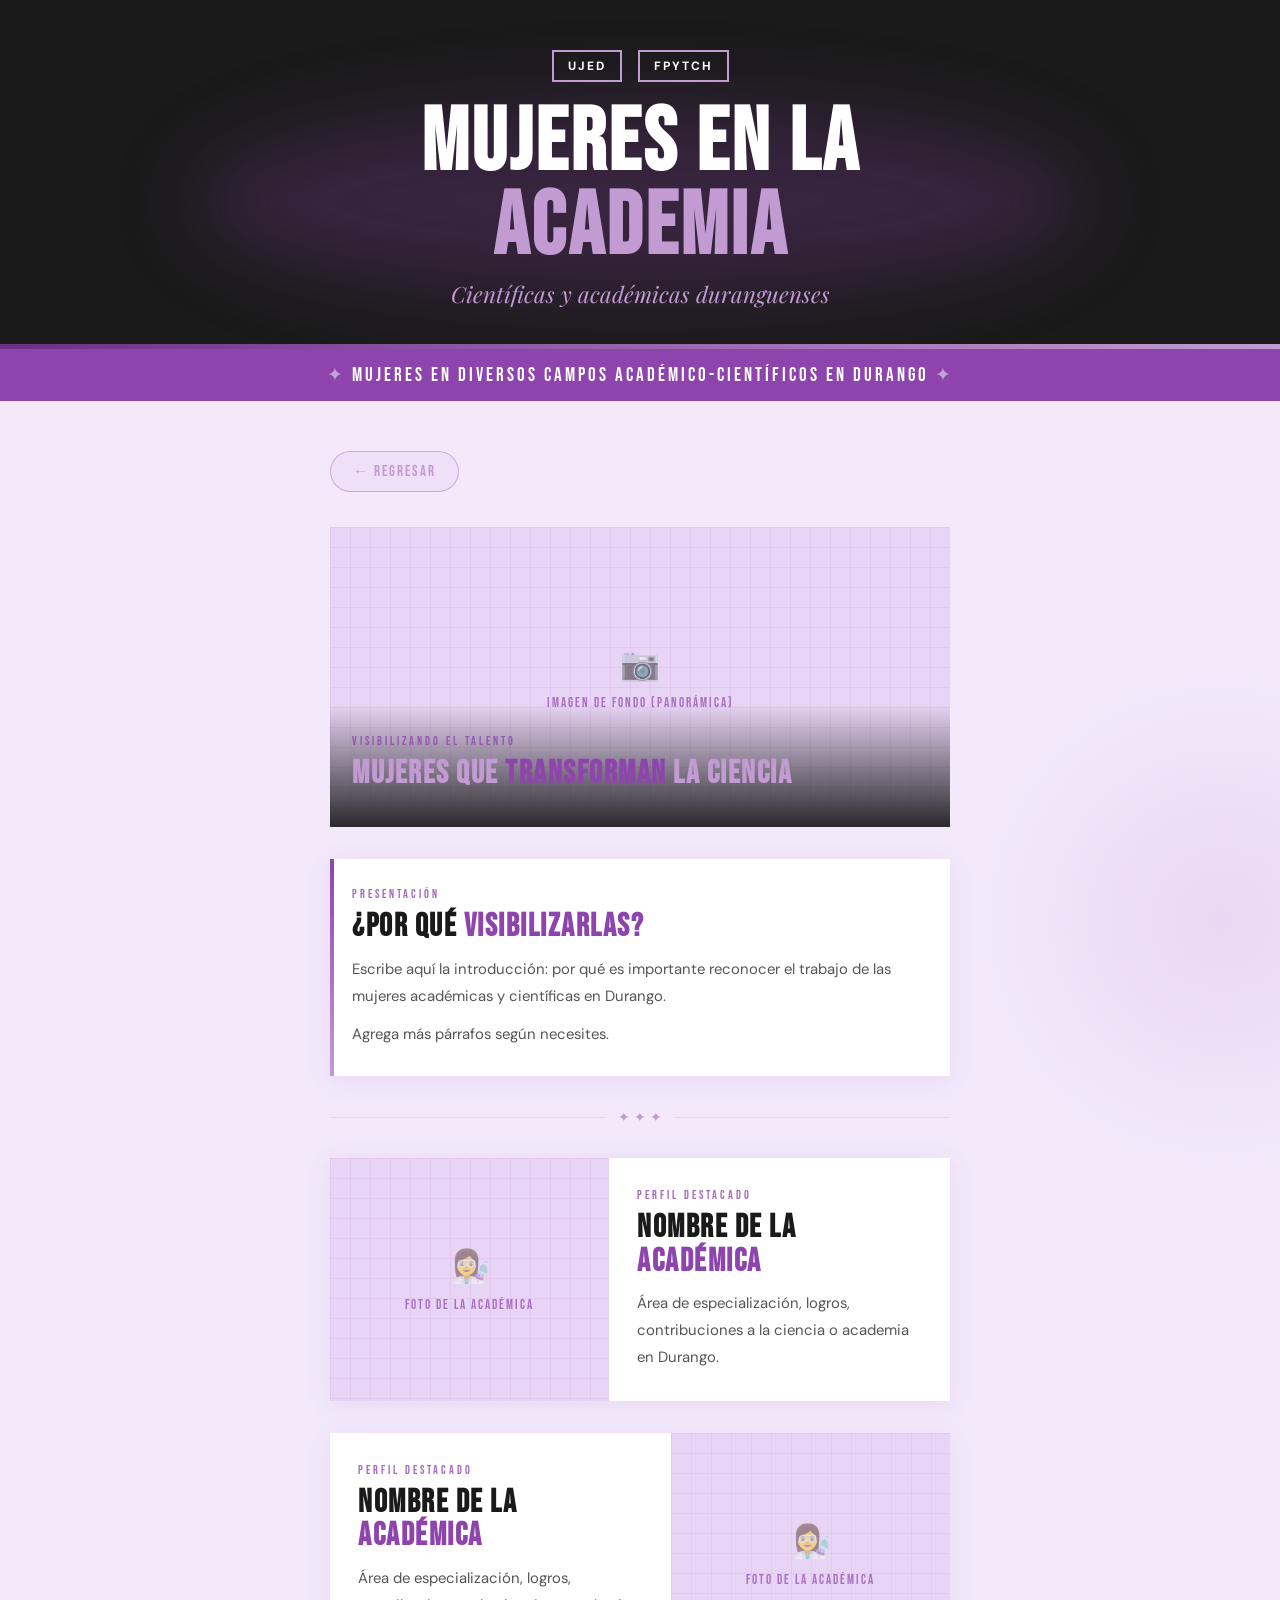
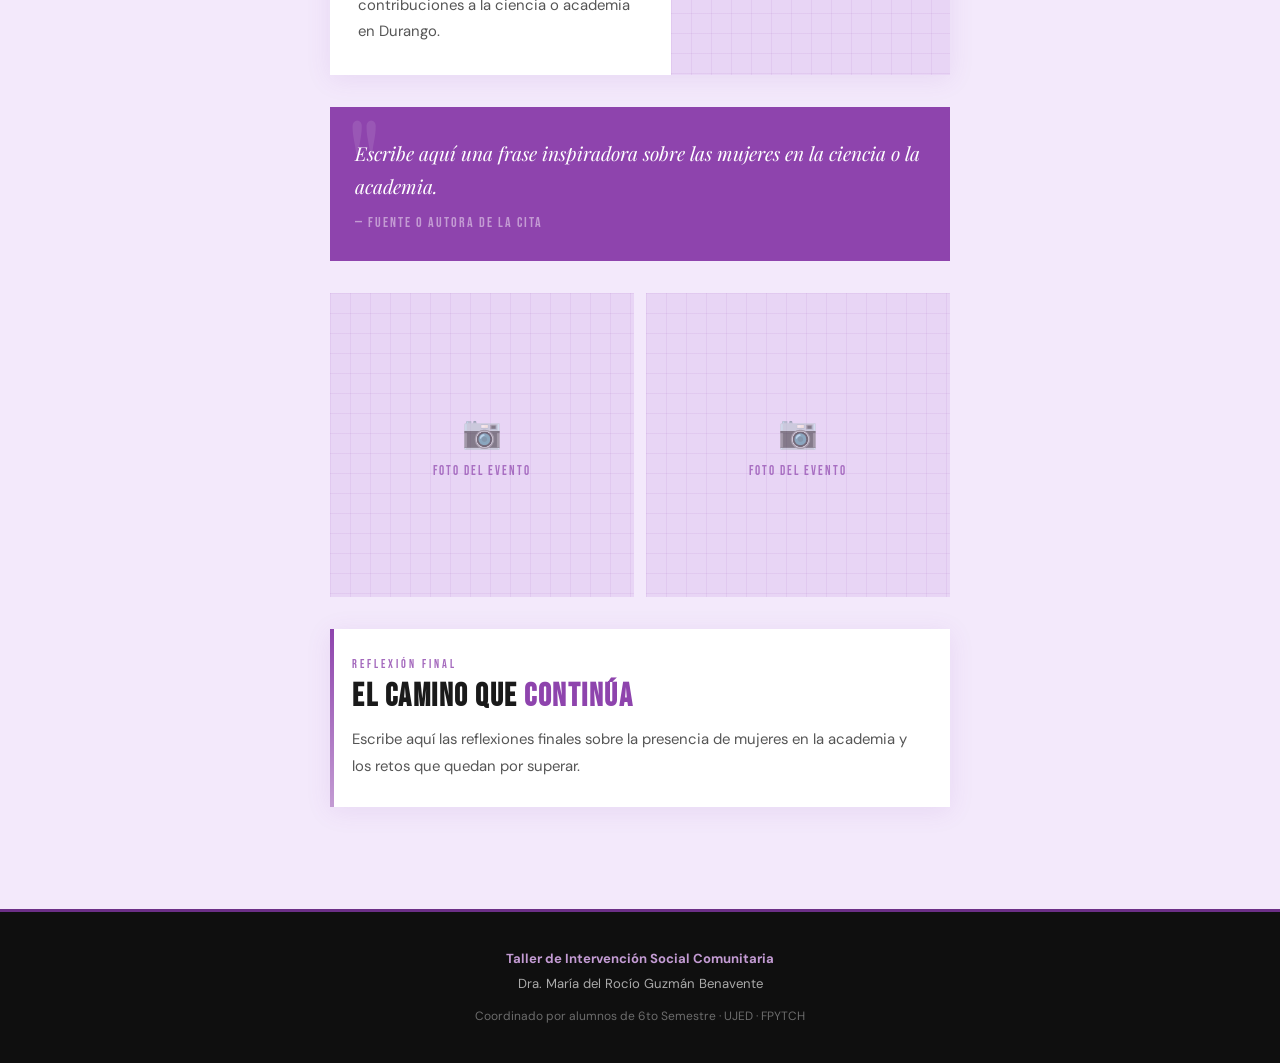
<file: academia.html>
<!DOCTYPE html>
<html lang="es">
<head>
    <meta charset="UTF-8">
    <meta name="viewport" content="width=device-width, initial-scale=1.0">
    <title>Mujeres en la Academia - UJED</title>
    <link rel="stylesheet" href="style.css">
    <link rel="stylesheet" href="interior.css">
</head>
<body>

    <header>
        <div class="header-logos">
            <div class="logo-box">UJED</div>
            <div class="logo-box">FPYTCH</div>
        </div>
        <h1>Mujeres en la<br><span>Academia</span></h1>
        <p class="subtitulo-fecha">Científicas y académicas duranguenses</p>
    </header>

    <div class="info-strip">
        Mujeres en Diversos Campos Académico-Científicos en Durango
    </div>

    <main class="interior-main">

        <a href="index.html" class="btn-back">← Regresar</a>

        <!-- =============================================
             BLOQUE 1: PORTADA con imagen de fondo
             Ideal para foto panorámica o de grupo
             ============================================= -->
        <div class="bloque bloque-portada">
            <div class="img-placeholder">
                <!-- REEMPLAZA CON: <img src="tu-imagen.jpg" alt="descripción"> -->
                <span class="img-placeholder-icon">📷</span>
                <span class="img-placeholder-label">Imagen de fondo (panorámica)</span>
            </div>
            <div class="bloque-overlay">
                <span class="bloque-etiqueta">Visibilizando el Talento</span>
                <h2 class="bloque-titulo">Mujeres que <span>Transforman</span> la Ciencia</h2>
            </div>
        </div>

        <!-- =============================================
             BLOQUE 2: SOLO TEXTO — introducción
             ============================================= -->
        <div class="bloque bloque-texto-solo">
            <span class="bloque-etiqueta">Presentación</span>
            <h2 class="bloque-titulo">¿Por qué <span>Visibilizarlas?</span></h2>
            <div class="bloque-cuerpo">
                <p>Escribe aquí la introducción: por qué es importante reconocer el trabajo de las mujeres académicas y científicas en Durango.</p>
                <p>Agrega más párrafos según necesites.</p>
            </div>
        </div>

        <div class="separador">✦ ✦ ✦</div>

        <!-- =============================================
             BLOQUE 3: PERFIL — imagen + texto lateral
             Repite este bloque para cada académica
             ============================================= -->
        <div class="bloque bloque-lateral">
            <div class="bloque-inner">
                <div class="img-placeholder">
                    <!-- REEMPLAZA CON: <img src="foto-academica.jpg" alt="Nombre"> -->
                    <span class="img-placeholder-icon">👩‍🔬</span>
                    <span class="img-placeholder-label">Foto de la académica</span>
                </div>
                <div class="bloque-texto">
                    <span class="bloque-etiqueta">Perfil Destacado</span>
                    <h2 class="bloque-titulo">Nombre de la <span>Académica</span></h2>
                    <div class="bloque-cuerpo">
                        <p>Área de especialización, logros, contribuciones a la ciencia o academia en Durango.</p>
                    </div>
                </div>
            </div>
        </div>

        <!-- COPIA ESTE BLOQUE PARA CADA ACADÉMICA ADICIONAL -->
        <div class="bloque bloque-lateral invertido">
            <div class="bloque-inner">
                <div class="img-placeholder">
                    <span class="img-placeholder-icon">👩‍🔬</span>
                    <span class="img-placeholder-label">Foto de la académica</span>
                </div>
                <div class="bloque-texto">
                    <span class="bloque-etiqueta">Perfil Destacado</span>
                    <h2 class="bloque-titulo">Nombre de la <span>Académica</span></h2>
                    <div class="bloque-cuerpo">
                        <p>Área de especialización, logros, contribuciones a la ciencia o academia en Durango.</p>
                    </div>
                </div>
            </div>
        </div>

        <!-- =============================================
             BLOQUE 4: CITA INSPIRADORA
             ============================================= -->
        <div class="bloque bloque-cita">
            <p>Escribe aquí una frase inspiradora sobre las mujeres en la ciencia o la academia.</p>
            <span class="cita-autor">— Fuente o autora de la cita</span>
        </div>

        <!-- =============================================
             BLOQUE 5: GALERÍA
             Para fotos del evento o de las académicas
             ============================================= -->
        <div class="bloque bloque-galeria">
            <div class="img-placeholder">
                <span class="img-placeholder-icon">📷</span>
                <span class="img-placeholder-label">Foto del evento</span>
            </div>
            <div class="img-placeholder">
                <span class="img-placeholder-icon">📷</span>
                <span class="img-placeholder-label">Foto del evento</span>
            </div>
        </div>

        <!-- =============================================
             BLOQUE 6: TEXTO FINAL
             ============================================= -->
        <div class="bloque bloque-texto-solo">
            <span class="bloque-etiqueta">Reflexión Final</span>
            <h2 class="bloque-titulo">El Camino que <span>Continúa</span></h2>
            <div class="bloque-cuerpo">
                <p>Escribe aquí las reflexiones finales sobre la presencia de mujeres en la academia y los retos que quedan por superar.</p>
            </div>
        </div>

    </main>

    <footer>
        <p><strong>Taller de Intervención Social Comunitaria</strong></p>
        <p>Dra. María del Rocío Guzmán Benavente</p>
        <p style="margin-top:8px; font-size:0.75rem; opacity:0.6;">
            Coordinado por alumnos de 6to Semestre · UJED · FPYTCH
        </p>
    </footer>

</body>
</html>
</file>
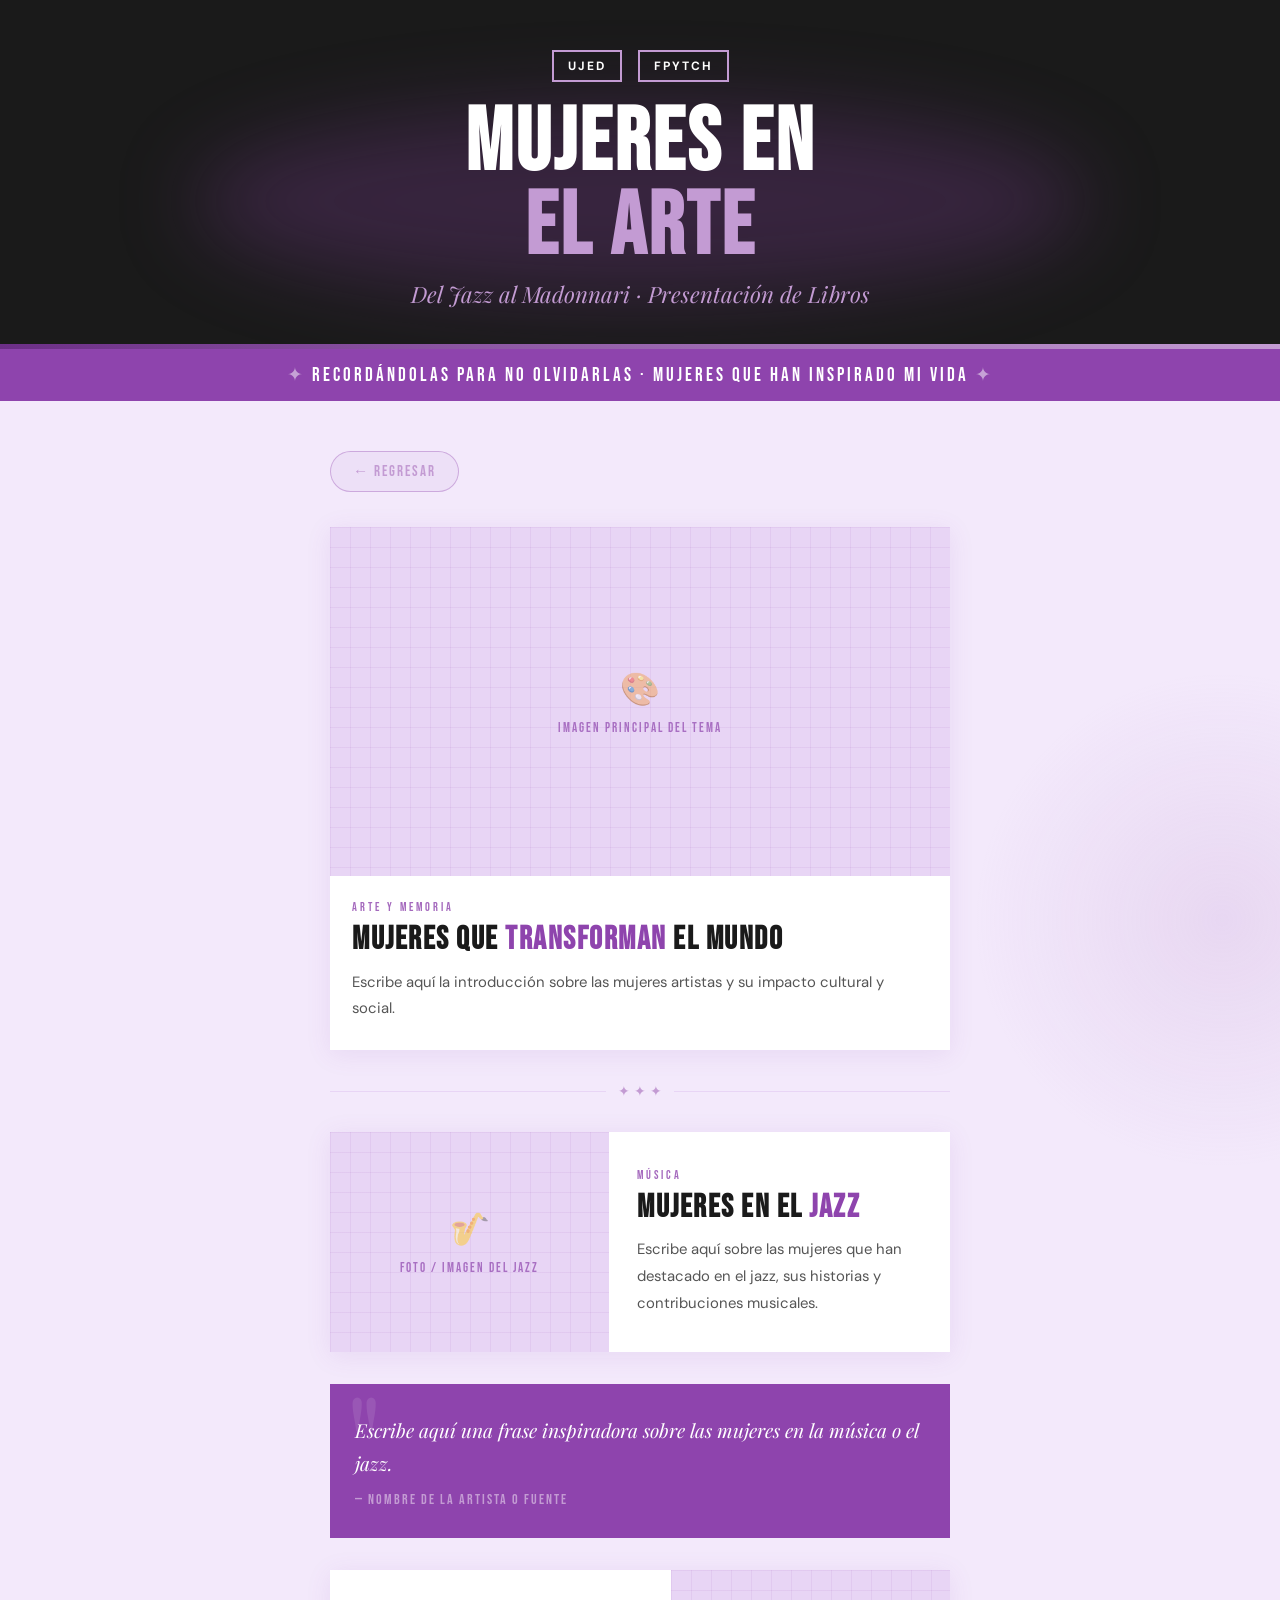
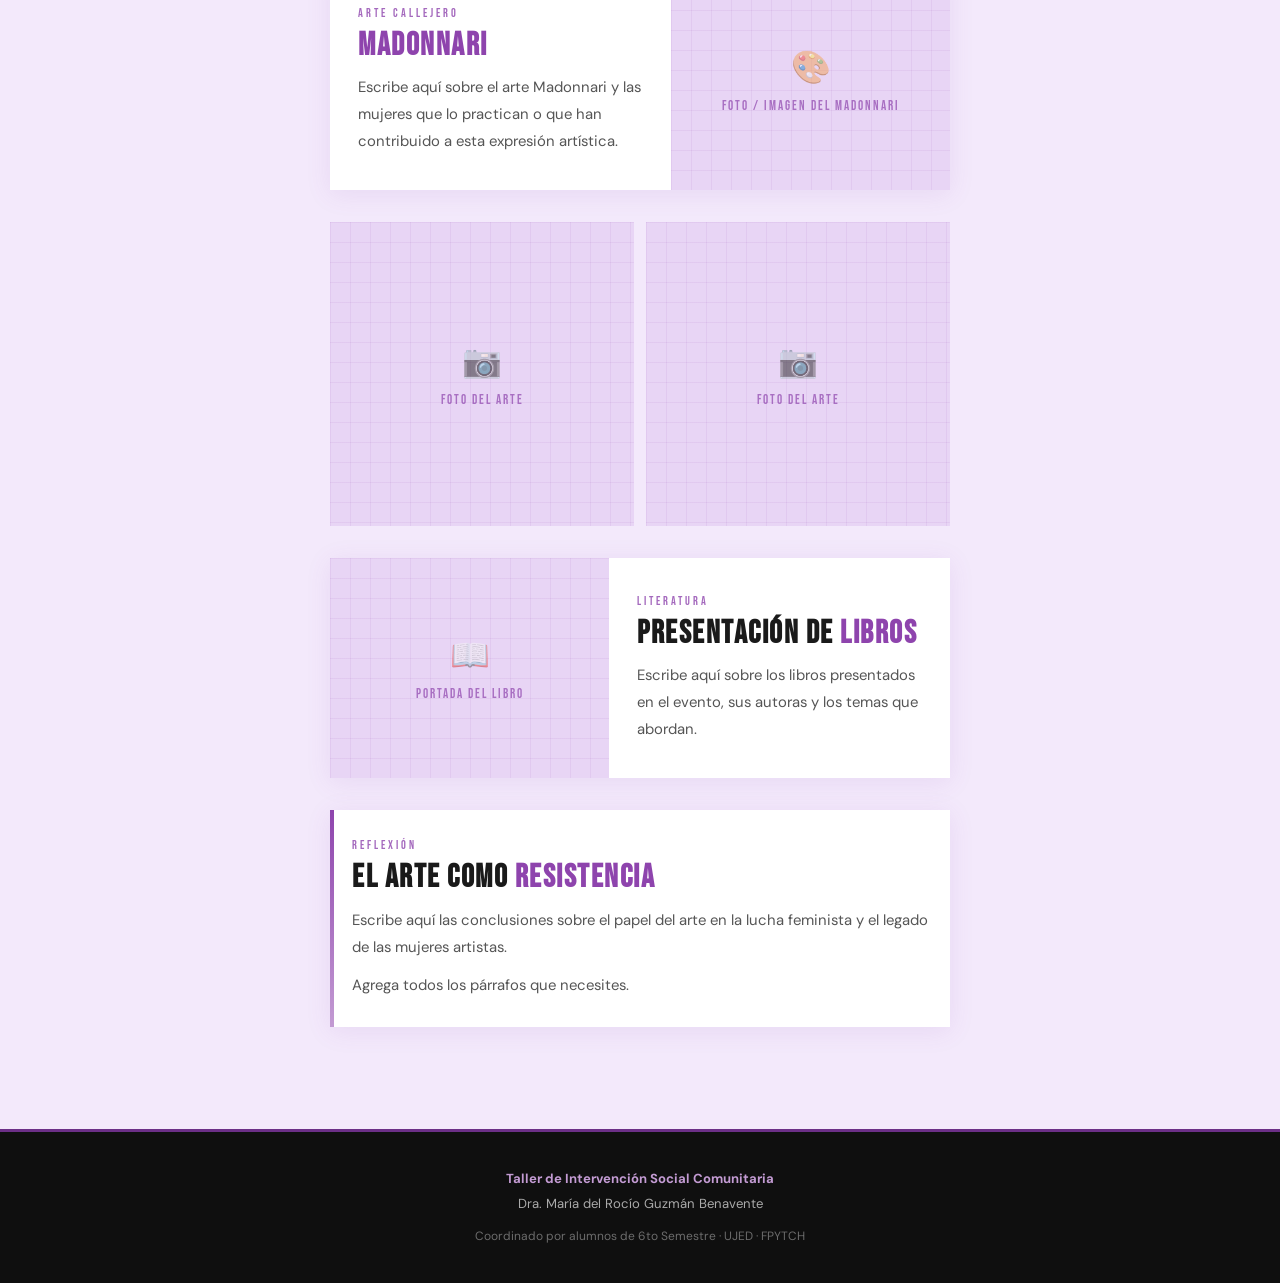
<file: arte.html>
<!DOCTYPE html>
<html lang="es">
<head>
    <meta charset="UTF-8">
    <meta name="viewport" content="width=device-width, initial-scale=1.0">
    <title>Mujeres en el Arte - UJED</title>
    <link rel="stylesheet" href="style.css">
    <link rel="stylesheet" href="interior.css">
</head>
<body>

    <header>
        <div class="header-logos">
            <div class="logo-box">UJED</div>
            <div class="logo-box">FPYTCH</div>
        </div>
        <h1>Mujeres en<br><span>el Arte</span></h1>
        <p class="subtitulo-fecha">Del Jazz al Madonnari · Presentación de Libros</p>
    </header>

    <div class="info-strip">
        Recordándolas Para no Olvidarlas · Mujeres que han Inspirado mi Vida
    </div>

    <main class="interior-main">

        <a href="index.html" class="btn-back">← Regresar</a>

        <!-- =============================================
             BLOQUE 1: HERO — imagen + texto
             Foto principal del tema artístico
             ============================================= -->
        <div class="bloque bloque-hero">
            <div class="img-placeholder">
                <!-- REEMPLAZA CON: <img src="tu-imagen.jpg" alt="descripción"> -->
                <span class="img-placeholder-icon">🎨</span>
                <span class="img-placeholder-label">Imagen principal del tema</span>
            </div>
            <div class="bloque-texto">
                <span class="bloque-etiqueta">Arte y Memoria</span>
                <h2 class="bloque-titulo">Mujeres que <span>Transforman</span> el Mundo</h2>
                <div class="bloque-cuerpo">
                    <p>Escribe aquí la introducción sobre las mujeres artistas y su impacto cultural y social.</p>
                </div>
            </div>
        </div>

        <div class="separador">✦ ✦ ✦</div>

        <!-- =============================================
             BLOQUE 2: JAZZ — imagen lateral + texto
             ============================================= -->
        <div class="bloque bloque-lateral">
            <div class="bloque-inner">
                <div class="img-placeholder">
                    <!-- REEMPLAZA CON: <img src="jazz.jpg" alt="Mujeres en el Jazz"> -->
                    <span class="img-placeholder-icon">🎷</span>
                    <span class="img-placeholder-label">Foto / imagen del Jazz</span>
                </div>
                <div class="bloque-texto">
                    <span class="bloque-etiqueta">Música</span>
                    <h2 class="bloque-titulo">Mujeres en el <span>Jazz</span></h2>
                    <div class="bloque-cuerpo">
                        <p>Escribe aquí sobre las mujeres que han destacado en el jazz, sus historias y contribuciones musicales.</p>
                    </div>
                </div>
            </div>
        </div>

        <!-- =============================================
             BLOQUE 3: CITA MUSICAL
             ============================================= -->
        <div class="bloque bloque-cita">
            <p>Escribe aquí una frase inspiradora sobre las mujeres en la música o el jazz.</p>
            <span class="cita-autor">— Nombre de la artista o fuente</span>
        </div>

        <!-- =============================================
             BLOQUE 4: MADONNARI — invertido
             ============================================= -->
        <div class="bloque bloque-lateral invertido">
            <div class="bloque-inner">
                <div class="img-placeholder">
                    <!-- REEMPLAZA CON: <img src="madonnari.jpg" alt="Madonnari"> -->
                    <span class="img-placeholder-icon">🎨</span>
                    <span class="img-placeholder-label">Foto / imagen del Madonnari</span>
                </div>
                <div class="bloque-texto">
                    <span class="bloque-etiqueta">Arte Callejero</span>
                    <h2 class="bloque-titulo"><span>Madonnari</span></h2>
                    <div class="bloque-cuerpo">
                        <p>Escribe aquí sobre el arte Madonnari y las mujeres que lo practican o que han contribuido a esta expresión artística.</p>
                    </div>
                </div>
            </div>
        </div>

        <!-- =============================================
             BLOQUE 5: GALERÍA MADONNARI / JAZZ
             ============================================= -->
        <div class="bloque bloque-galeria">
            <div class="img-placeholder">
                <span class="img-placeholder-icon">📷</span>
                <span class="img-placeholder-label">Foto del arte</span>
            </div>
            <div class="img-placeholder">
                <span class="img-placeholder-icon">📷</span>
                <span class="img-placeholder-label">Foto del arte</span>
            </div>
        </div>

        <!-- =============================================
             BLOQUE 6: PRESENTACIÓN DE LIBROS
             ============================================= -->
        <div class="bloque bloque-lateral">
            <div class="bloque-inner">
                <div class="img-placeholder">
                    <!-- REEMPLAZA CON: <img src="libro.jpg" alt="Presentación de libro"> -->
                    <span class="img-placeholder-icon">📖</span>
                    <span class="img-placeholder-label">Portada del libro</span>
                </div>
                <div class="bloque-texto">
                    <span class="bloque-etiqueta">Literatura</span>
                    <h2 class="bloque-titulo">Presentación de <span>Libros</span></h2>
                    <div class="bloque-cuerpo">
                        <p>Escribe aquí sobre los libros presentados en el evento, sus autoras y los temas que abordan.</p>
                    </div>
                </div>
            </div>
        </div>

        <!-- =============================================
             BLOQUE 7: REFLEXIÓN FINAL
             ============================================= -->
        <div class="bloque bloque-texto-solo">
            <span class="bloque-etiqueta">Reflexión</span>
            <h2 class="bloque-titulo">El Arte como <span>Resistencia</span></h2>
            <div class="bloque-cuerpo">
                <p>Escribe aquí las conclusiones sobre el papel del arte en la lucha feminista y el legado de las mujeres artistas.</p>
                <p>Agrega todos los párrafos que necesites.</p>
            </div>
        </div>

    </main>

    <footer>
        <p><strong>Taller de Intervención Social Comunitaria</strong></p>
        <p>Dra. María del Rocío Guzmán Benavente</p>
        <p style="margin-top:8px; font-size:0.75rem; opacity:0.6;">
            Coordinado por alumnos de 6to Semestre · UJED · FPYTCH
        </p>
    </footer>

</body>
</html>
</file>
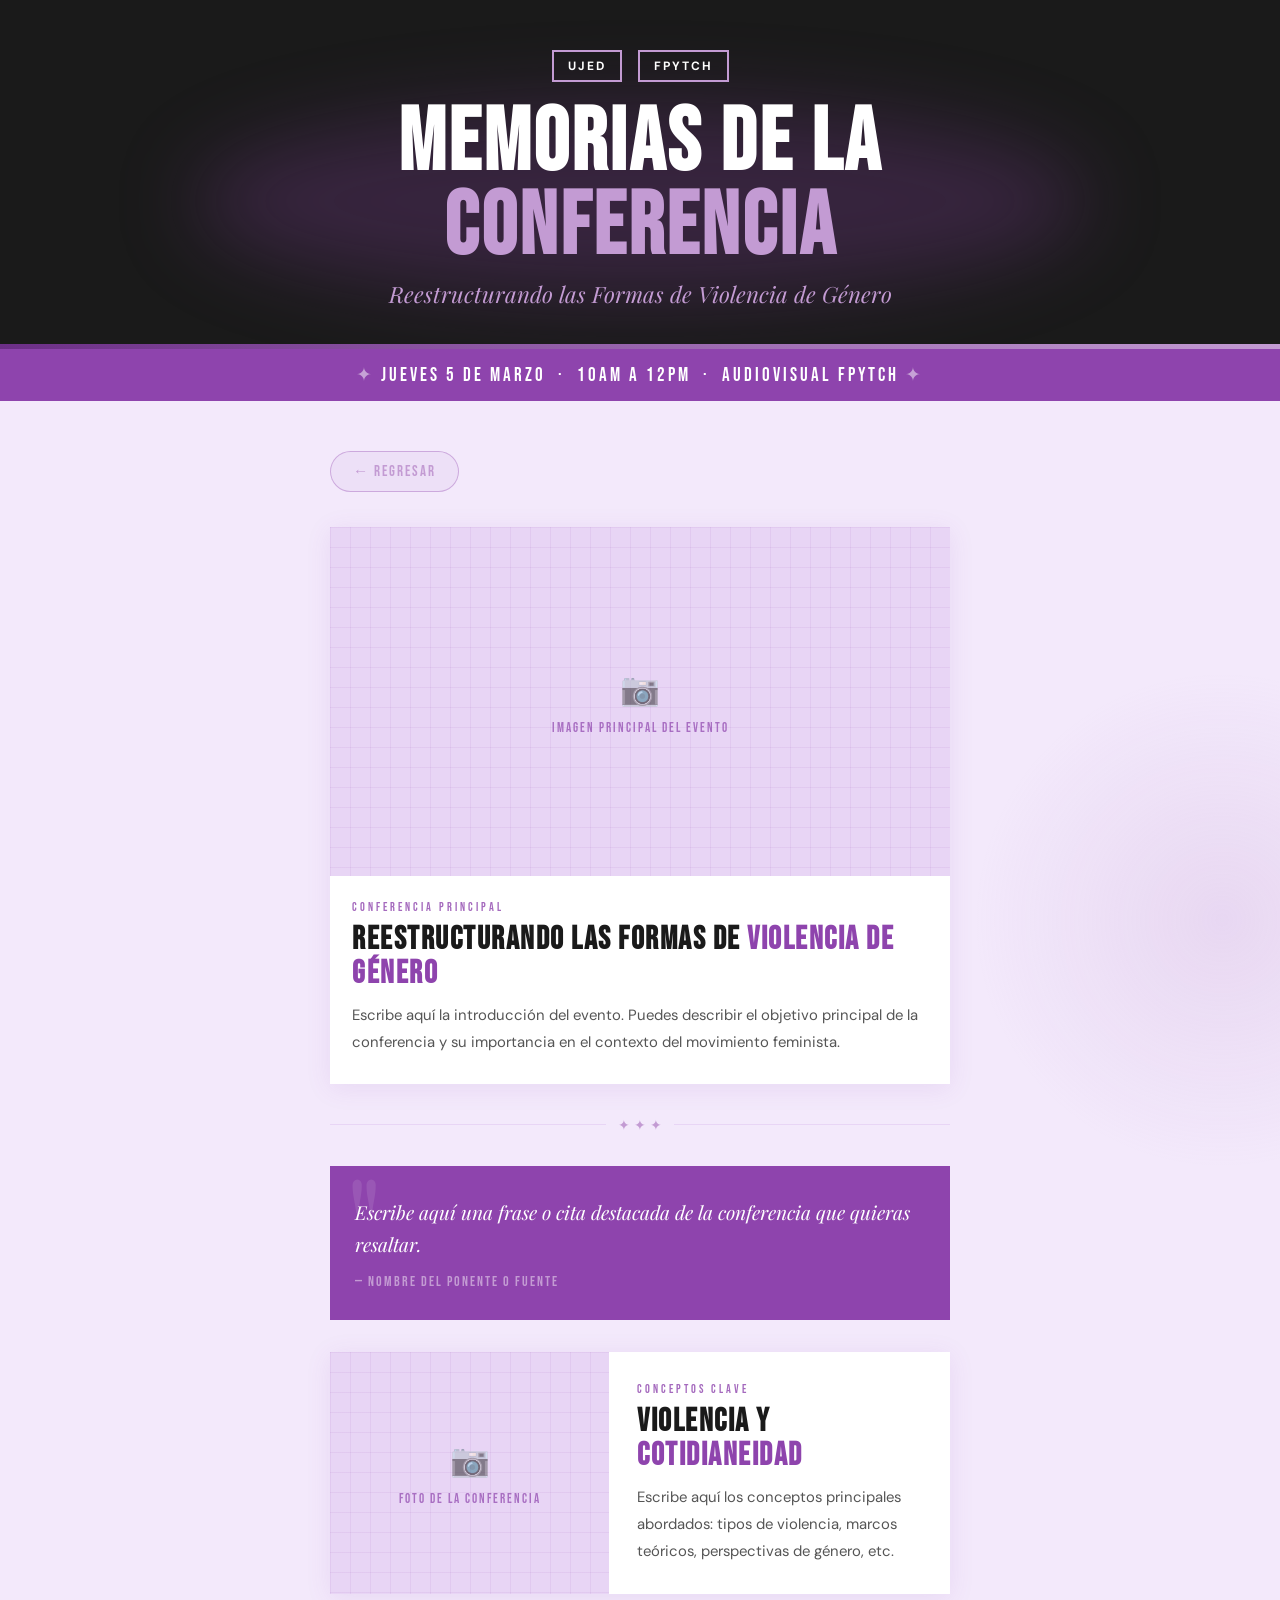
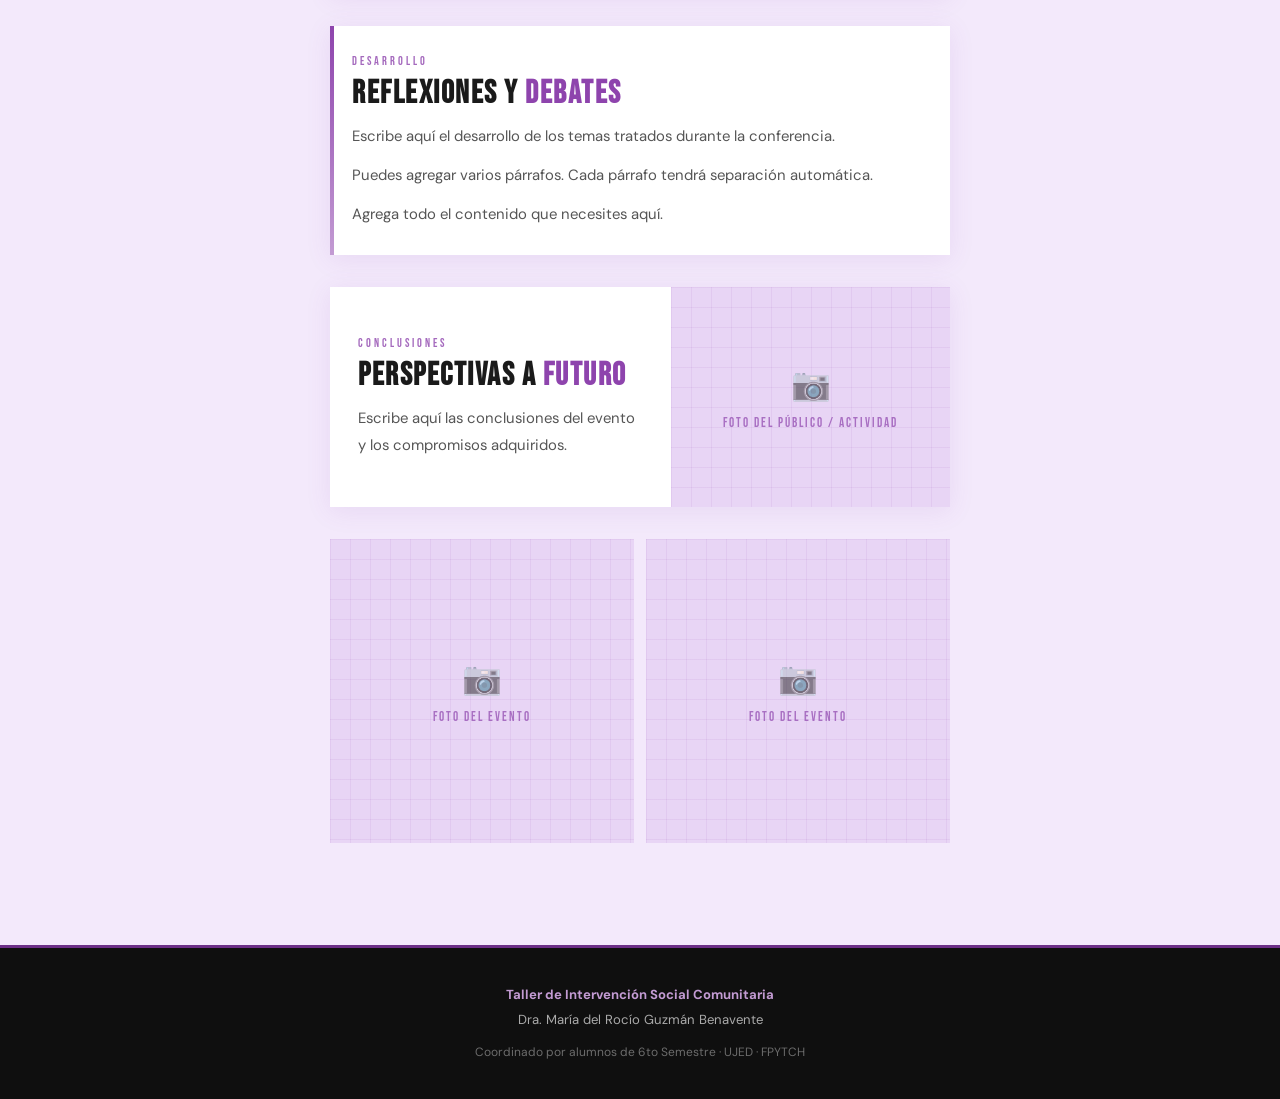
<file: memorias.html>
<!DOCTYPE html>
<html lang="es">
<head>
    <meta charset="UTF-8">
    <meta name="viewport" content="width=device-width, initial-scale=1.0">
    <title>Memorias de la Conferencia - UJED</title>
    <link rel="stylesheet" href="style.css">
    <link rel="stylesheet" href="interior.css">
</head>
<body>

    <header>
        <div class="header-logos">
            <div class="logo-box">UJED</div>
            <div class="logo-box">FPYTCH</div>
        </div>
        <h1>Memorias de la<br><span>Conferencia</span></h1>
        <p class="subtitulo-fecha">Reestructurando las Formas de Violencia de Género</p>
    </header>

    <div class="info-strip">
        Jueves 5 de Marzo &nbsp;·&nbsp; 10AM a 12PM &nbsp;·&nbsp; Audiovisual FPYTCH
    </div>

    <main class="interior-main">

        <a href="index.html" class="btn-back">← Regresar</a>

        <!-- =============================================
             BLOQUE 1: IMAGEN GRANDE + TEXTO (Hero)
             Ideal para foto principal del evento
             ============================================= -->
        <div class="bloque bloque-hero">
            <div class="img-placeholder">
                <!-- REEMPLAZA CON: <img src="tu-imagen.jpg" alt="descripción"> -->
                <span class="img-placeholder-icon">📷</span>
                <span class="img-placeholder-label">Imagen principal del evento</span>
            </div>
            <div class="bloque-texto">
                <span class="bloque-etiqueta">Conferencia Principal</span>
                <h2 class="bloque-titulo">Reestructurando las Formas de <span>Violencia de Género</span></h2>
                <div class="bloque-cuerpo">
                    <p>Escribe aquí la introducción del evento. Puedes describir el objetivo principal de la conferencia y su importancia en el contexto del movimiento feminista.</p>
                </div>
            </div>
        </div>

        <div class="separador">✦ ✦ ✦</div>

        <!-- =============================================
             BLOQUE 2: CITA DESTACADA
             Para una frase impactante de la conferencia
             ============================================= -->
        <div class="bloque bloque-cita">
            <p>Escribe aquí una frase o cita destacada de la conferencia que quieras resaltar.</p>
            <span class="cita-autor">— Nombre del ponente o fuente</span>
        </div>

        <!-- =============================================
             BLOQUE 3: TEXTO + IMAGEN LATERAL
             Para secciones con foto y descripción
             ============================================= -->
        <div class="bloque bloque-lateral">
            <div class="bloque-inner">
                <div class="img-placeholder">
                    <!-- REEMPLAZA CON: <img src="tu-imagen.jpg" alt="descripción"> -->
                    <span class="img-placeholder-icon">📷</span>
                    <span class="img-placeholder-label">Foto de la conferencia</span>
                </div>
                <div class="bloque-texto">
                    <span class="bloque-etiqueta">Conceptos Clave</span>
                    <h2 class="bloque-titulo">Violencia y <span>Cotidianeidad</span></h2>
                    <div class="bloque-cuerpo">
                        <p>Escribe aquí los conceptos principales abordados: tipos de violencia, marcos teóricos, perspectivas de género, etc.</p>
                    </div>
                </div>
            </div>
        </div>

        <!-- =============================================
             BLOQUE 4: SOLO TEXTO
             Para contenido extenso sin imagen
             ============================================= -->
        <div class="bloque bloque-texto-solo">
            <span class="bloque-etiqueta">Desarrollo</span>
            <h2 class="bloque-titulo">Reflexiones y <span>Debates</span></h2>
            <div class="bloque-cuerpo">
                <p>Escribe aquí el desarrollo de los temas tratados durante la conferencia.</p>
                <p>Puedes agregar varios párrafos. Cada párrafo tendrá separación automática.</p>
                <p>Agrega todo el contenido que necesites aquí.</p>
            </div>
        </div>

        <!-- =============================================
             BLOQUE 5: IMAGEN + TEXTO (invertido)
             Imagen a la derecha en pantallas grandes
             ============================================= -->
        <div class="bloque bloque-lateral invertido">
            <div class="bloque-inner">
                <div class="img-placeholder">
                    <!-- REEMPLAZA CON: <img src="tu-imagen.jpg" alt="descripción"> -->
                    <span class="img-placeholder-icon">📷</span>
                    <span class="img-placeholder-label">Foto del público / actividad</span>
                </div>
                <div class="bloque-texto">
                    <span class="bloque-etiqueta">Conclusiones</span>
                    <h2 class="bloque-titulo">Perspectivas a <span>Futuro</span></h2>
                    <div class="bloque-cuerpo">
                        <p>Escribe aquí las conclusiones del evento y los compromisos adquiridos.</p>
                    </div>
                </div>
            </div>
        </div>

        <!-- =============================================
             BLOQUE 6: GALERÍA DE 2 FOTOS
             Para mostrar dos imágenes del evento
             ============================================= -->
        <div class="bloque bloque-galeria">
            <div class="img-placeholder">
                <span class="img-placeholder-icon">📷</span>
                <span class="img-placeholder-label">Foto del evento</span>
            </div>
            <div class="img-placeholder">
                <span class="img-placeholder-icon">📷</span>
                <span class="img-placeholder-label">Foto del evento</span>
            </div>
        </div>

    </main>

    <footer>
        <p><strong>Taller de Intervención Social Comunitaria</strong></p>
        <p>Dra. María del Rocío Guzmán Benavente</p>
        <p style="margin-top:8px; font-size:0.75rem; opacity:0.6;">
            Coordinado por alumnos de 6to Semestre · UJED · FPYTCH
        </p>
    </footer>

</body>
</html>
</file>
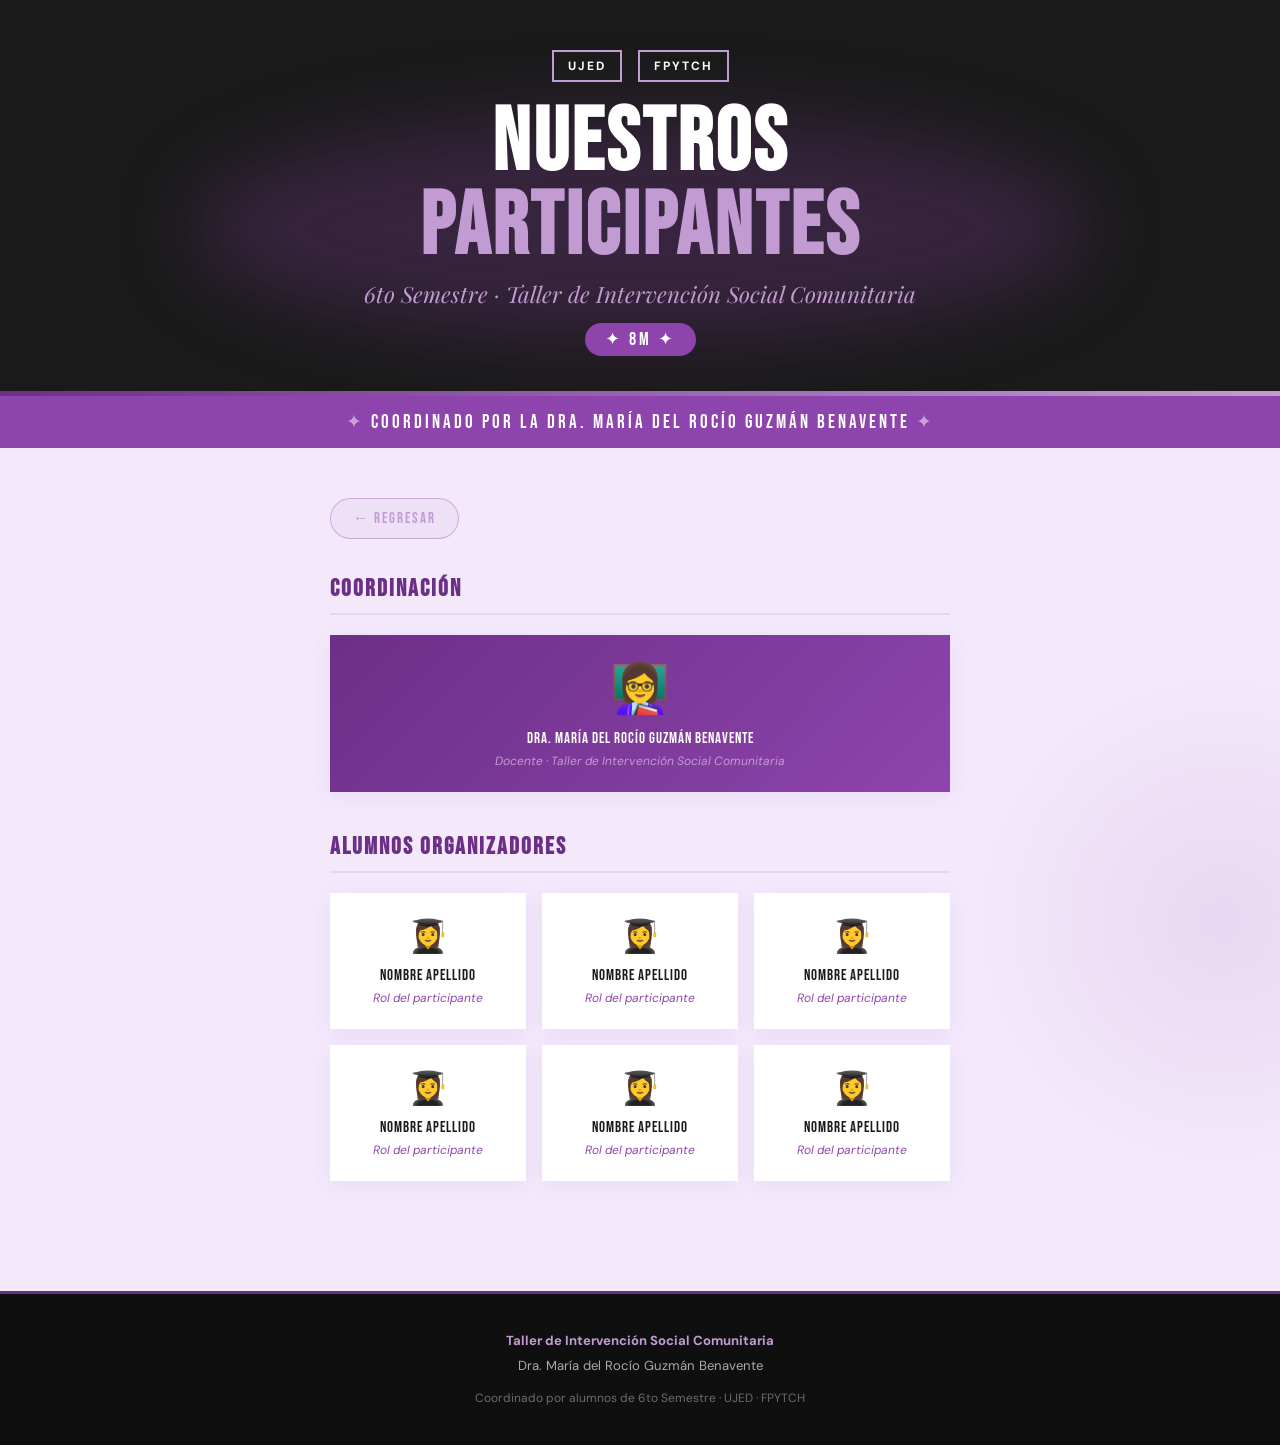
<file: participantes.html>
<!DOCTYPE html>
<html lang="es">
<head>
    <meta charset="UTF-8">
    <meta name="viewport" content="width=device-width, initial-scale=1.0">
    <title>Participantes - UJED</title>
    <link rel="stylesheet" href="style.css">
    <link rel="stylesheet" href="interior.css">
</head>
<body>

    <header>
        <div class="header-logos">
            <div class="logo-box">UJED</div>
            <div class="logo-box">FPYTCH</div>
        </div>
        <h1>Nuestros<br><span>Participantes</span></h1>
        <p class="subtitulo-fecha">6to Semestre · Taller de Intervención Social Comunitaria</p>
        <div class="badge-8m">✦ 8M ✦</div>
    </header>

    <div class="info-strip">
        Coordinado por la Dra. María del Rocío Guzmán Benavente
    </div>

    <main class="interior-main">

        <a href="index.html" class="btn-back">← Regresar</a>

        <!-- COORDINADORA -->
        <section class="participantes-seccion">
            <h2 class="participantes-titulo">Coordinación</h2>
            <div class="participantes-grid">
                <div class="participante-card coordinadora">
                    <div class="participante-avatar">👩‍🏫</div>
                    <div class="participante-nombre">Dra. María del Rocío Guzmán Benavente</div>
                    <div class="participante-rol">Docente · Taller de Intervención Social Comunitaria</div>
                </div>
            </div>
        </section>

        <!-- ALUMNOS — agrega o edita los nombres y roles aquí -->
        <section class="participantes-seccion">
            <h2 class="participantes-titulo">Alumnos Organizadores</h2>
            <div class="participantes-grid">

                <div class="participante-card">
                    <div class="participante-avatar">👩‍🎓</div>
                    <div class="participante-nombre">Nombre Apellido</div>
                    <div class="participante-rol">Rol del participante</div>
                </div>

                <div class="participante-card">
                    <div class="participante-avatar">👩‍🎓</div>
                    <div class="participante-nombre">Nombre Apellido</div>
                    <div class="participante-rol">Rol del participante</div>
                </div>

                <div class="participante-card">
                    <div class="participante-avatar">👩‍🎓</div>
                    <div class="participante-nombre">Nombre Apellido</div>
                    <div class="participante-rol">Rol del participante</div>
                </div>

                <div class="participante-card">
                    <div class="participante-avatar">👩‍🎓</div>
                    <div class="participante-nombre">Nombre Apellido</div>
                    <div class="participante-rol">Rol del participante</div>
                </div>

                <div class="participante-card">
                    <div class="participante-avatar">👩‍🎓</div>
                    <div class="participante-nombre">Nombre Apellido</div>
                    <div class="participante-rol">Rol del participante</div>
                </div>

                <div class="participante-card">
                    <div class="participante-avatar">👩‍🎓</div>
                    <div class="participante-nombre">Nombre Apellido</div>
                    <div class="participante-rol">Rol del participante</div>
                </div>

                <!-- Copia y pega este bloque para agregar más participantes:
                <div class="participante-card">
                    <div class="participante-avatar">👩‍🎓</div>
                    <div class="participante-nombre">Nombre Apellido</div>
                    <div class="participante-rol">Rol del participante</div>
                </div>
                -->

            </div>
        </section>

    </main>

    <footer>
        <p><strong>Taller de Intervención Social Comunitaria</strong></p>
        <p>Dra. María del Rocío Guzmán Benavente</p>
        <p style="margin-top:8px; font-size:0.75rem; opacity:0.6;">
            Coordinado por alumnos de 6to Semestre · UJED · FPYTCH
        </p>
    </footer>

</body>
</html>
</file>
<file: style.css>
/* ============================================
   PERSPECTIVAS DE GÉNERO - UJED
   ============================================ */

@import url('https://fonts.googleapis.com/css2?family=Bebas+Neue&family=Playfair+Display:ital,wght@0,700;1,400&family=DM+Sans:wght@300;400;500&display=swap');

:root {
    --morado: #8e44ad;
    --morado-oscuro: #6c2f87;
    --morado-claro: #c39bd3;
    --lavanda: #e8d5f5;
    --lavanda-suave: #f3e9fb;
    --negro: #1a1a1a;
    --blanco: #ffffff;
    --acento: #d7bde2;
}

/* RESET — solo elementos que no sean img */
*:not(img), *::before, *::after {
    box-sizing: border-box;
    margin: 0;
    padding: 0;
}

body {
    font-family: 'DM Sans', sans-serif;
    background: var(--lavanda-suave);
    color: var(--negro);
    overflow-x: hidden;
}

body::before {
    content: '';
    position: fixed;
    top: -50%; left: -20%;
    width: 600px; height: 600px;
    background: radial-gradient(circle, rgba(142,68,173,0.18) 0%, transparent 70%);
    border-radius: 50%;
    animation: floatBlob1 12s ease-in-out infinite alternate;
    pointer-events: none;
    z-index: 0;
}

body::after {
    content: '';
    position: fixed;
    bottom: -30%; right: -15%;
    width: 500px; height: 500px;
    background: radial-gradient(circle, rgba(195,155,211,0.22) 0%, transparent 70%);
    border-radius: 50%;
    animation: floatBlob2 15s ease-in-out infinite alternate;
    pointer-events: none;
    z-index: 0;
}

@keyframes floatBlob1 {
    from { transform: translate(0,0) scale(1); }
    to   { transform: translate(60px,80px) scale(1.15); }
}
@keyframes floatBlob2 {
    from { transform: translate(0,0) scale(1); }
    to   { transform: translate(-50px,-60px) scale(1.1); }
}

/* HEADER */
header {
    position: relative;
    padding: 50px 30px 40px;
    text-align: center;
    background: var(--negro);
    overflow: hidden;
    z-index: 1;
}

header::before {
    content: '';
    position: absolute;
    top: 30%; left: 50%;
    transform: translateX(-50%);
    width: 70%; height: 55%;
    background: rgba(142,68,173,0.25);
    filter: blur(40px);
    border-radius: 50%;
    animation: pulseGlow 4s ease-in-out infinite alternate;
}

@keyframes pulseGlow {
    from { opacity: 0.5; transform: translateX(-50%) scale(1); }
    to   { opacity: 1;   transform: translateX(-50%) scale(1.1); }
}

header::after {
    content: '';
    position: absolute;
    bottom: 0; left: 0; right: 0;
    height: 5px;
    background: linear-gradient(90deg, var(--morado-oscuro), var(--morado-claro), var(--morado-oscuro));
    background-size: 200% 100%;
    animation: shimmer 3s linear infinite;
}

@keyframes shimmer {
    0%   { background-position: 200% 0; }
    100% { background-position: -200% 0; }
}

.header-logos {
    display: flex;
    justify-content: center;
    align-items: center;
    gap: 16px;
    margin-bottom: 20px;
    position: relative;
    z-index: 2;
    animation: fadeDown 0.8s ease both;
}

.logo-box {
    border: 2px solid var(--morado-claro);
    padding: 6px 14px;
    font-weight: 700;
    font-size: 0.75rem;
    display: inline-block;
    color: var(--blanco);
    letter-spacing: 2px;
    text-transform: uppercase;
    position: relative;
    overflow: hidden;
    transition: all 0.3s ease;
}

.logo-box::before {
    content: '';
    position: absolute;
    inset: 0;
    background: var(--morado);
    transform: translateX(-100%);
    transition: transform 0.3s ease;
    z-index: -1;
}

.logo-box:hover::before { transform: translateX(0); }
.logo-box:hover { border-color: var(--blanco); }

.logo-img {
    height: 55px;
    width: auto;
    filter: brightness(0) invert(1);
    transition: filter 0.3s;
}

h1 {
    font-family: 'Bebas Neue', sans-serif;
    font-size: clamp(2.8rem, 8vw, 5.5rem);
    color: var(--blanco);
    line-height: 0.95;
    letter-spacing: 3px;
    text-transform: uppercase;
    position: relative;
    z-index: 2;
    animation: fadeUp 0.9s ease 0.2s both;
}

h1 span { color: var(--morado-claro); }

.subtitulo-fecha {
    font-family: 'Playfair Display', serif;
    font-style: italic;
    color: var(--morado-claro);
    font-size: clamp(1rem, 3vw, 1.4rem);
    margin-top: 10px;
    position: relative;
    z-index: 2;
    animation: fadeUp 0.9s ease 0.4s both;
}

.badge-8m {
    display: inline-block;
    background: var(--morado);
    color: white;
    font-family: 'Bebas Neue', sans-serif;
    font-size: 1.1rem;
    letter-spacing: 3px;
    padding: 6px 20px;
    border-radius: 50px;
    margin-top: 14px;
    position: relative;
    z-index: 2;
    animation: fadeUp 0.9s ease 0.6s both, pulseBadge 2.5s ease 1.5s infinite;
}

@keyframes pulseBadge {
    0%, 100% { box-shadow: 0 0 0 0 rgba(142,68,173,0.4); }
    50%       { box-shadow: 0 0 0 10px rgba(142,68,173,0); }
}

/* INFO STRIP */
.info-strip {
    background: var(--morado);
    color: white;
    text-align: center;
    padding: 14px 20px;
    font-family: 'Bebas Neue', sans-serif;
    font-size: clamp(0.95rem, 2.5vw, 1.2rem);
    letter-spacing: 3px;
    position: relative;
    z-index: 1;
}

.info-strip::before { content: '✦  '; opacity: 0.5; }
.info-strip::after  { content: '  ✦'; opacity: 0.5; }

/* TARJETAS */
.main-grid {
    display: grid;
    grid-template-columns: repeat(auto-fit, minmax(280px, 1fr));
    gap: 24px;
    padding: 50px 30px;
    max-width: 1100px;
    margin: 0 auto;
    position: relative;
    z-index: 1;
}

.card {
    background: white;
    padding: 30px 25px;
    position: relative;
    overflow: hidden;
    box-shadow: 0 4px 20px rgba(142,68,173,0.1);
    transition: transform 0.35s ease, box-shadow 0.35s ease;
    animation: fadeUp 0.8s ease both;
}

.card:nth-child(1) { animation-delay: 0.1s; }
.card:nth-child(2) { animation-delay: 0.25s; }
.card:nth-child(3) { animation-delay: 0.4s; }

.card::before {
    content: '';
    position: absolute;
    top: 0; left: 0;
    width: 4px; height: 100%;
    background: linear-gradient(180deg, var(--morado), var(--morado-claro));
    transform: scaleY(0);
    transform-origin: top;
    transition: transform 0.35s ease;
}

.card::after {
    content: '';
    position: absolute;
    top: -30px; right: -30px;
    width: 100px; height: 100px;
    background: radial-gradient(circle, rgba(142,68,173,0.08) 0%, transparent 70%);
    border-radius: 50%;
    transition: transform 0.4s ease;
}

.card:hover { transform: translateY(-6px); box-shadow: 0 12px 40px rgba(142,68,173,0.2); }
.card:hover::before { transform: scaleY(1); }
.card:hover::after  { transform: scale(2); }

.card-emoji {
    font-size: 2.2rem;
    margin-bottom: 12px;
    display: block;
    animation: wiggle 3s ease-in-out infinite;
}

.card:nth-child(2) .card-emoji { animation-delay: 0.5s; }
.card:nth-child(3) .card-emoji { animation-delay: 1s; }

@keyframes wiggle {
    0%, 90%, 100% { transform: rotate(0deg); }
    93%            { transform: rotate(-8deg); }
    96%            { transform: rotate(8deg); }
}

.card h2 {
    font-family: 'Bebas Neue', sans-serif;
    color: var(--morado-oscuro);
    font-size: 1.4rem;
    letter-spacing: 1.5px;
    margin-bottom: 10px;
    line-height: 1.1;
}

.card p { color: #555; font-size: 0.92rem; line-height: 1.65; }

/* SECCIÓN AJEDREZ */
#ajedrez-container {
    background: var(--negro);
    padding: 60px 20px;
    position: relative;
    overflow: hidden;
    z-index: 1;
    display: flex;
    flex-direction: column;
    align-items: center;
}

#ajedrez-container::before {
    content: '';
    position: absolute;
    inset: 0;
    background-image:
        linear-gradient(rgba(142,68,173,0.05) 1px, transparent 1px),
        linear-gradient(90deg, rgba(142,68,173,0.05) 1px, transparent 1px);
    background-size: 40px 40px;
    pointer-events: none;
}

#ajedrez-container::after {
    content: '';
    position: absolute;
    top: 50%; left: 50%;
    transform: translate(-50%, -50%);
    width: 500px; height: 300px;
    background: radial-gradient(ellipse, rgba(142,68,173,0.2) 0%, transparent 70%);
    pointer-events: none;
}

.ajedrez-titulo {
    font-family: 'Bebas Neue', sans-serif;
    font-size: clamp(1.8rem, 5vw, 3rem);
    color: var(--blanco);
    letter-spacing: 4px;
    margin-bottom: 5px;
    position: relative;
    z-index: 2;
}

.bot-profile {
    margin-bottom: 20px;
    color: var(--acento);
    font-size: 0.95rem;
    letter-spacing: 1px;
    position: relative;
    z-index: 2;
}

.bot-profile span {
    font-family: 'Bebas Neue', sans-serif;
    color: var(--morado-claro);
    font-size: 1.2rem;
    letter-spacing: 2px;
}

#myBoard {
    width: 90vw;
    max-width: 400px;
    margin: 0 auto 20px;
    touch-action: none;
    -webkit-user-select: none;
    user-select: none;
}

.status-label {
    margin: 18px auto;
    font-family: 'Bebas Neue', sans-serif;
    letter-spacing: 2px;
    color: var(--morado-claro);
    font-size: 1.1rem;
    min-height: 1.4em;
    position: relative;
    z-index: 2;
    background: rgba(142,68,173,0.15);
    display: inline-block;
    padding: 8px 24px;
    border-radius: 50px;
    border: 1px solid rgba(142,68,173,0.3);
}

.btn {
    background: transparent;
    color: var(--morado-claro);
    border: 2px solid var(--morado);
    padding: 13px 35px;
    border-radius: 50px;
    cursor: pointer;
    font-family: 'Bebas Neue', sans-serif;
    font-size: 1rem;
    letter-spacing: 3px;
    margin-top: 10px;
    position: relative;
    z-index: 2;
    overflow: hidden;
    transition: color 0.3s ease;
}

.btn::before {
    content: '';
    position: absolute;
    inset: 0;
    background: var(--morado);
    transform: scaleX(0);
    transform-origin: left;
    transition: transform 0.3s ease;
    z-index: -1;
}

.btn:hover { color: white; }
.btn:hover::before { transform: scaleX(1); }

/* FOOTER */
footer {
    background: #0f0f0f;
    color: #aaa;
    padding: 35px 30px;
    text-align: center;
    font-size: 0.82rem;
    line-height: 1.9;
    position: relative;
    z-index: 1;
    border-top: 3px solid var(--morado-oscuro);
}

footer strong { color: var(--morado-claro); }

/* ANIMACIONES */
@keyframes fadeUp {
    from { opacity: 0; transform: translateY(30px); }
    to   { opacity: 1; transform: translateY(0); }
}

@keyframes fadeDown {
    from { opacity: 0; transform: translateY(-20px); }
    to   { opacity: 1; transform: translateY(0); }
}

.reveal {
    opacity: 0;
    transform: translateY(40px);
    transition: opacity 0.7s ease, transform 0.7s ease;
}

.reveal.visible { opacity: 1; transform: translateY(0); }

/* TIRA DECORATIVA */
.deco-strip {
    background: var(--lavanda);
    padding: 20px 0;
    text-align: center;
    font-size: 2rem;
    letter-spacing: 10px;
    overflow: hidden;
    position: relative;
    z-index: 1;
}

.deco-strip-inner {
    display: inline-block;
    white-space: nowrap;
    animation: scrollIcons 20s linear infinite;
}

@keyframes scrollIcons {
    from { transform: translateX(0); }
    to   { transform: translateX(-50%); }
}

/* RESPONSIVE */
@media (max-width: 600px) {
    .main-grid { padding: 30px 16px; gap: 16px; }
    header { padding: 35px 16px 30px; }
    #ajedrez-container { padding: 40px 10px; }
    .card { padding: 22px 18px; }
}

/* ============================================
   TARJETAS CON ENLACE
   ============================================ */
.card-link {
    text-decoration: none;
    color: inherit;
    display: block;
}

.card-cta {
    display: inline-block;
    margin-top: 15px;
    color: var(--morado);
    font-family: 'Bebas Neue', sans-serif;
    letter-spacing: 1.5px;
    font-size: 0.95rem;
    transition: color 0.3s ease;
}

.card-link:hover .card-cta {
    color: var(--morado-oscuro);
}

/* BOTÓN PARTICIPANTES */
.btn-participantes {
    display: inline-block;
    text-decoration: none;
    background: transparent;
    color: var(--morado);
    border: 2px solid var(--morado);
    padding: 14px 40px;
    border-radius: 50px;
    font-family: 'Bebas Neue', sans-serif;
    font-size: 1.1rem;
    letter-spacing: 3px;
    position: relative;
    overflow: hidden;
    transition: color 0.3s ease;
    z-index: 1;
}

.btn-participantes::before {
    content: '';
    position: absolute;
    inset: 0;
    background: var(--morado);
    transform: scaleX(0);
    transform-origin: left;
    transition: transform 0.3s ease;
    z-index: -1;
}

.btn-participantes:hover { color: white; }
.btn-participantes:hover::before { transform: scaleX(1); }
</file>
<file: interior.css>
/* ============================================
   INTERIOR.CSS — Páginas interiores
   Diseño móvil-first, fiel al flyer del 8M
   ============================================ */

/* ---- BOTÓN REGRESAR ---- */
.btn-back {
    display: inline-flex;
    align-items: center;
    gap: 8px;
    color: var(--morado-claro);
    text-decoration: none;
    font-family: 'Bebas Neue', sans-serif;
    letter-spacing: 2px;
    font-size: 0.95rem;
    margin-bottom: 35px;
    padding: 10px 22px;
    border: 1px solid rgba(142,68,173,0.35);
    border-radius: 50px;
    transition: all 0.3s ease;
    background: rgba(142,68,173,0.05);
}

.btn-back:hover {
    background: var(--morado);
    color: white;
    border-color: var(--morado);
}

/* ---- CONTENEDOR PRINCIPAL ---- */
.interior-main {
    max-width: 680px;
    margin: 0 auto;
    padding: 40px 18px 60px;
    position: relative;
    z-index: 1;
}

/* ============================================
   BLOQUES DE CONTENIDO
   Cada "bloque" es una sección visual completa
   ============================================ */

.bloque {
    margin-bottom: 32px;
    animation: fadeUp 0.6s ease both;
}

.bloque:nth-child(2) { animation-delay: 0.1s; }
.bloque:nth-child(3) { animation-delay: 0.2s; }
.bloque:nth-child(4) { animation-delay: 0.3s; }
.bloque:nth-child(5) { animation-delay: 0.4s; }

/* ---- BLOQUE: HERO IMAGEN (imagen grande arriba, texto abajo) ---- */
.bloque-hero {
    background: white;
    overflow: hidden;
    box-shadow: 0 4px 24px rgba(142,68,173,0.1);
}

.bloque-hero .img-placeholder {
    width: 100%;
    aspect-ratio: 16/9;
}

.bloque-hero .bloque-texto {
    padding: 24px 22px 28px;
}

/* ---- BLOQUE: IMAGEN + TEXTO LADO A LADO (solo en pantallas grandes) ---- */
.bloque-lateral {
    background: white;
    overflow: hidden;
    box-shadow: 0 4px 24px rgba(142,68,173,0.1);
}

.bloque-lateral .bloque-inner {
    display: flex;
    flex-direction: column;
}

.bloque-lateral .img-placeholder {
    width: 100%;
    aspect-ratio: 4/3;
}

.bloque-lateral .bloque-texto {
    padding: 24px 22px 28px;
}

/* ---- BLOQUE: SOLO TEXTO (sin imagen) ---- */
.bloque-texto-solo {
    background: white;
    padding: 28px 22px;
    box-shadow: 0 4px 24px rgba(142,68,173,0.1);
    position: relative;
    overflow: hidden;
}

.bloque-texto-solo::before {
    content: '';
    position: absolute;
    top: 0; left: 0;
    width: 4px; height: 100%;
    background: linear-gradient(180deg, var(--morado), var(--morado-claro));
}

/* ---- BLOQUE: CITA / FRASE DESTACADA ---- */
.bloque-cita {
    background: var(--morado);
    padding: 30px 25px;
    position: relative;
    overflow: hidden;
}

.bloque-cita::before {
    content: '"';
    position: absolute;
    top: -10px; left: 15px;
    font-family: 'Playfair Display', serif;
    font-size: 8rem;
    color: rgba(255,255,255,0.1);
    line-height: 1;
    pointer-events: none;
}

.bloque-cita p {
    font-family: 'Playfair Display', serif;
    font-style: italic;
    color: white;
    font-size: clamp(1rem, 3vw, 1.2rem);
    line-height: 1.7;
    position: relative;
    z-index: 1;
}

.bloque-cita .cita-autor {
    font-family: 'Bebas Neue', sans-serif;
    font-style: normal;
    color: var(--morado-claro);
    font-size: 0.9rem;
    letter-spacing: 2px;
    margin-top: 12px;
    display: block;
}

/* ---- BLOQUE: GALERÍA 2 IMÁGENES ---- */
.bloque-galeria {
    display: grid;
    grid-template-columns: 1fr 1fr;
    gap: 12px;
}

.bloque-galeria .img-placeholder {
    aspect-ratio: 1/1;
}

/* ---- BLOQUE: IMAGEN FULL + TEXTO ENCIMA (estilo portada) ---- */
.bloque-portada {
    position: relative;
    overflow: hidden;
    min-height: 220px;
    display: flex;
    align-items: flex-end;
}

.bloque-portada .img-placeholder {
    position: absolute;
    inset: 0;
    width: 100%;
    height: 100%;
    aspect-ratio: unset;
}

.bloque-portada .bloque-overlay {
    position: relative;
    z-index: 2;
    background: linear-gradient(to top, rgba(26,26,26,0.92) 0%, transparent 100%);
    padding: 30px 22px 25px;
    width: 100%;
}

.bloque-portada .bloque-overlay h2,
.bloque-portada .bloque-overlay p {
    color: white;
}

.bloque-portada .bloque-overlay h2 {
    color: var(--morado-claro);
}

/* ============================================
   PLACEHOLDER DE IMAGEN
   Espacio visual donde va la foto
   ============================================ */
.img-placeholder {
    background: var(--lavanda);
    display: flex;
    flex-direction: column;
    align-items: center;
    justify-content: center;
    gap: 10px;
    position: relative;
    overflow: hidden;
    cursor: pointer;
    min-height: 160px;
}

/* Patrón de fondo en el placeholder */
.img-placeholder::before {
    content: '';
    position: absolute;
    inset: 0;
    background-image:
        linear-gradient(rgba(142,68,173,0.08) 1px, transparent 1px),
        linear-gradient(90deg, rgba(142,68,173,0.08) 1px, transparent 1px);
    background-size: 20px 20px;
}

.img-placeholder-icon {
    font-size: 2rem;
    position: relative;
    z-index: 1;
    opacity: 0.5;
}

.img-placeholder-label {
    font-family: 'Bebas Neue', sans-serif;
    color: var(--morado);
    letter-spacing: 2px;
    font-size: 0.8rem;
    opacity: 0.7;
    position: relative;
    z-index: 1;
}

/* Cuando hay una imagen real reemplaza el placeholder */
.img-placeholder img {
    position: absolute;
    inset: 0;
    width: 100%;
    height: 100%;
    object-fit: cover;
    z-index: 2;
}

/* ============================================
   TIPOGRAFÍA INTERIOR
   ============================================ */
.bloque-etiqueta {
    font-family: 'Bebas Neue', sans-serif;
    color: var(--morado);
    letter-spacing: 3px;
    font-size: 0.75rem;
    margin-bottom: 8px;
    display: block;
    opacity: 0.8;
}

.bloque-titulo {
    font-family: 'Bebas Neue', sans-serif;
    color: var(--negro);
    font-size: clamp(1.4rem, 5vw, 2rem);
    letter-spacing: 1.5px;
    line-height: 1.05;
    margin-bottom: 12px;
}

.bloque-titulo span {
    color: var(--morado);
}

.bloque-cuerpo {
    color: #555;
    font-size: 0.93rem;
    line-height: 1.8;
}

.bloque-cuerpo p + p {
    margin-top: 12px;
}

/* ============================================
   SEPARADOR DECORATIVO
   ============================================ */
.separador {
    display: flex;
    align-items: center;
    gap: 12px;
    margin: 8px 0 32px;
    color: var(--morado-claro);
    font-size: 0.9rem;
}

.separador::before,
.separador::after {
    content: '';
    flex: 1;
    height: 1px;
    background: var(--lavanda);
}

/* ============================================
   DESKTOP — bloques laterales se abren
   ============================================ */
@media (min-width: 600px) {
    .interior-main { padding: 50px 30px 70px; }

    .bloque-lateral .bloque-inner {
        flex-direction: row;
    }

    .bloque-lateral .img-placeholder {
        width: 45%;
        flex-shrink: 0;
        aspect-ratio: unset;
        min-height: 220px;
    }

    .bloque-lateral .bloque-texto {
        flex: 1;
        padding: 30px 28px;
        display: flex;
        flex-direction: column;
        justify-content: center;
    }

    /* Versión invertida: texto izquierda, imagen derecha */
    .bloque-lateral.invertido .bloque-inner {
        flex-direction: row-reverse;
    }

    .bloque-portada {
        min-height: 300px;
    }
}

/* ============================================
   PÁGINA DE PARTICIPANTES
   ============================================ */
.participantes-seccion {
    margin-bottom: 40px;
    animation: fadeUp 0.6s ease both;
}

.participantes-titulo {
    font-family: 'Bebas Neue', sans-serif;
    color: var(--morado-oscuro);
    font-size: 1.5rem;
    letter-spacing: 2px;
    margin-bottom: 20px;
    padding-bottom: 10px;
    border-bottom: 2px solid var(--lavanda);
}

.participantes-grid {
    display: grid;
    grid-template-columns: repeat(auto-fill, minmax(150px, 1fr));
    gap: 16px;
}

.participante-card {
    background: white;
    padding: 22px 16px;
    text-align: center;
    box-shadow: 0 4px 20px rgba(142,68,173,0.08);
    transition: transform 0.3s ease, box-shadow 0.3s ease;
    position: relative;
    overflow: hidden;
}

.participante-card::before {
    content: '';
    position: absolute;
    bottom: 0; left: 0; right: 0;
    height: 3px;
    background: linear-gradient(90deg, var(--morado), var(--morado-claro));
    transform: scaleX(0);
    transition: transform 0.3s ease;
}

.participante-card:hover { transform: translateY(-4px); box-shadow: 0 10px 30px rgba(142,68,173,0.15); }
.participante-card:hover::before { transform: scaleX(1); }

.participante-card.coordinadora {
    background: linear-gradient(135deg, var(--morado-oscuro), var(--morado));
    grid-column: 1 / -1;
}

.participante-card.coordinadora .participante-nombre { color: white; }
.participante-card.coordinadora .participante-rol { color: var(--morado-claro); }
.participante-card.coordinadora .participante-avatar { font-size: 3rem; }

.participante-avatar { font-size: 2rem; margin-bottom: 10px; }

.participante-nombre {
    font-family: 'Bebas Neue', sans-serif;
    color: var(--negro);
    font-size: 0.95rem;
    letter-spacing: 1px;
    margin-bottom: 5px;
    line-height: 1.2;
}

.participante-rol {
    color: var(--morado);
    font-size: 0.75rem;
    font-style: italic;
    line-height: 1.4;
}
</file>
